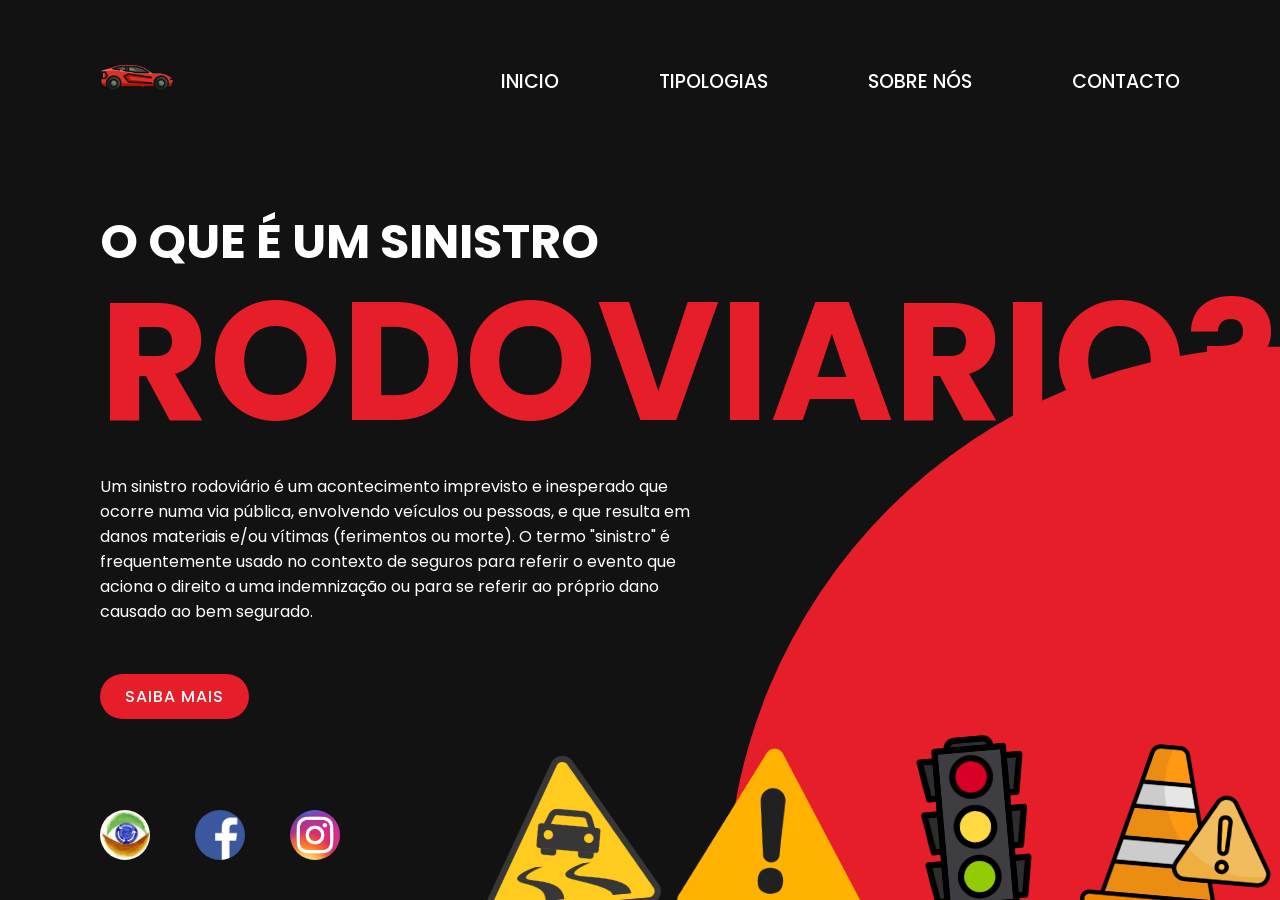
<file: gare/index.html>
<!DOCTYPE html>
<html lang="en">
<head>
    <meta charset="UTF-8">
    <meta http-equiv="X-UA-Compatible" content="IE=edge">
    <meta name="viewport" content="width=device-width, initial-scale=1.0">
    <link rel="stylesheet" href="index.css">
    <link rel="shortcut icon" href="imgs/sport-car.png" type="image/x-icon">
    <title>Gare VTM</title>
</head>
<body>
    <section>
        <div class="circle"></div>
        <header>
            <a href="index.html"><img src="imgs/sport-car.png" width="50%" class="logo"></a>
            <nav class="navegation">
                <ul>
                    <li><a href="index.html">INICIO</a></li>
                    <li><a href="sbmais.html">TIPOLOGIAS</a></li>
                    <li><a href="#">SOBRE NÓS</a></li>
                    <li><a href="#">CONTACTO</a></li>
                </ul>
            </nav>
        </header>
        <div class="content">
            <div class="text">
                <h2>O QUE É UM SINISTRO <br><span>RODOVIARIO?</span></h2>
                <p>Um sinistro rodoviário é um acontecimento imprevisto e inesperado que ocorre numa via pública, envolvendo veículos ou pessoas, e que resulta em danos materiais e/ou vítimas (ferimentos ou morte). O termo "sinistro" é frequentemente usado no contexto de seguros para referir o evento que aciona o direito a uma indemnização ou para se referir ao próprio dano causado ao bem segurado. </p>
                <a href="sbmais.html">SAIBA MAIS</a>
            </div>
        </div>

        <!-- Ícones sociais -->
        <ul class="icons">
            <li><a href="https://gare.pt/" class="gare" target="_blank"></a></li>
            <li><a href="https://www.facebook.com/AssociacaoGARE/" class="facebook" target="_blank"></a></li>
            <li><a href="https://www.instagram.com/gare_evora/" class="instagram" target="_blank"></a></li>
        </ul>

        <div class="boxImg">
            <img src="imgs/slippery-sign.png" alt="" class="img1">
            <img src="imgs/warning-sign.png" alt="" class="img2">
            <img src="imgs/traffic-light.png" alt="" class="img3">
            <img src="imgs/safety-cone.png" alt="" class="img4">
        </div>
    </section>
</body>
</html>
</file>
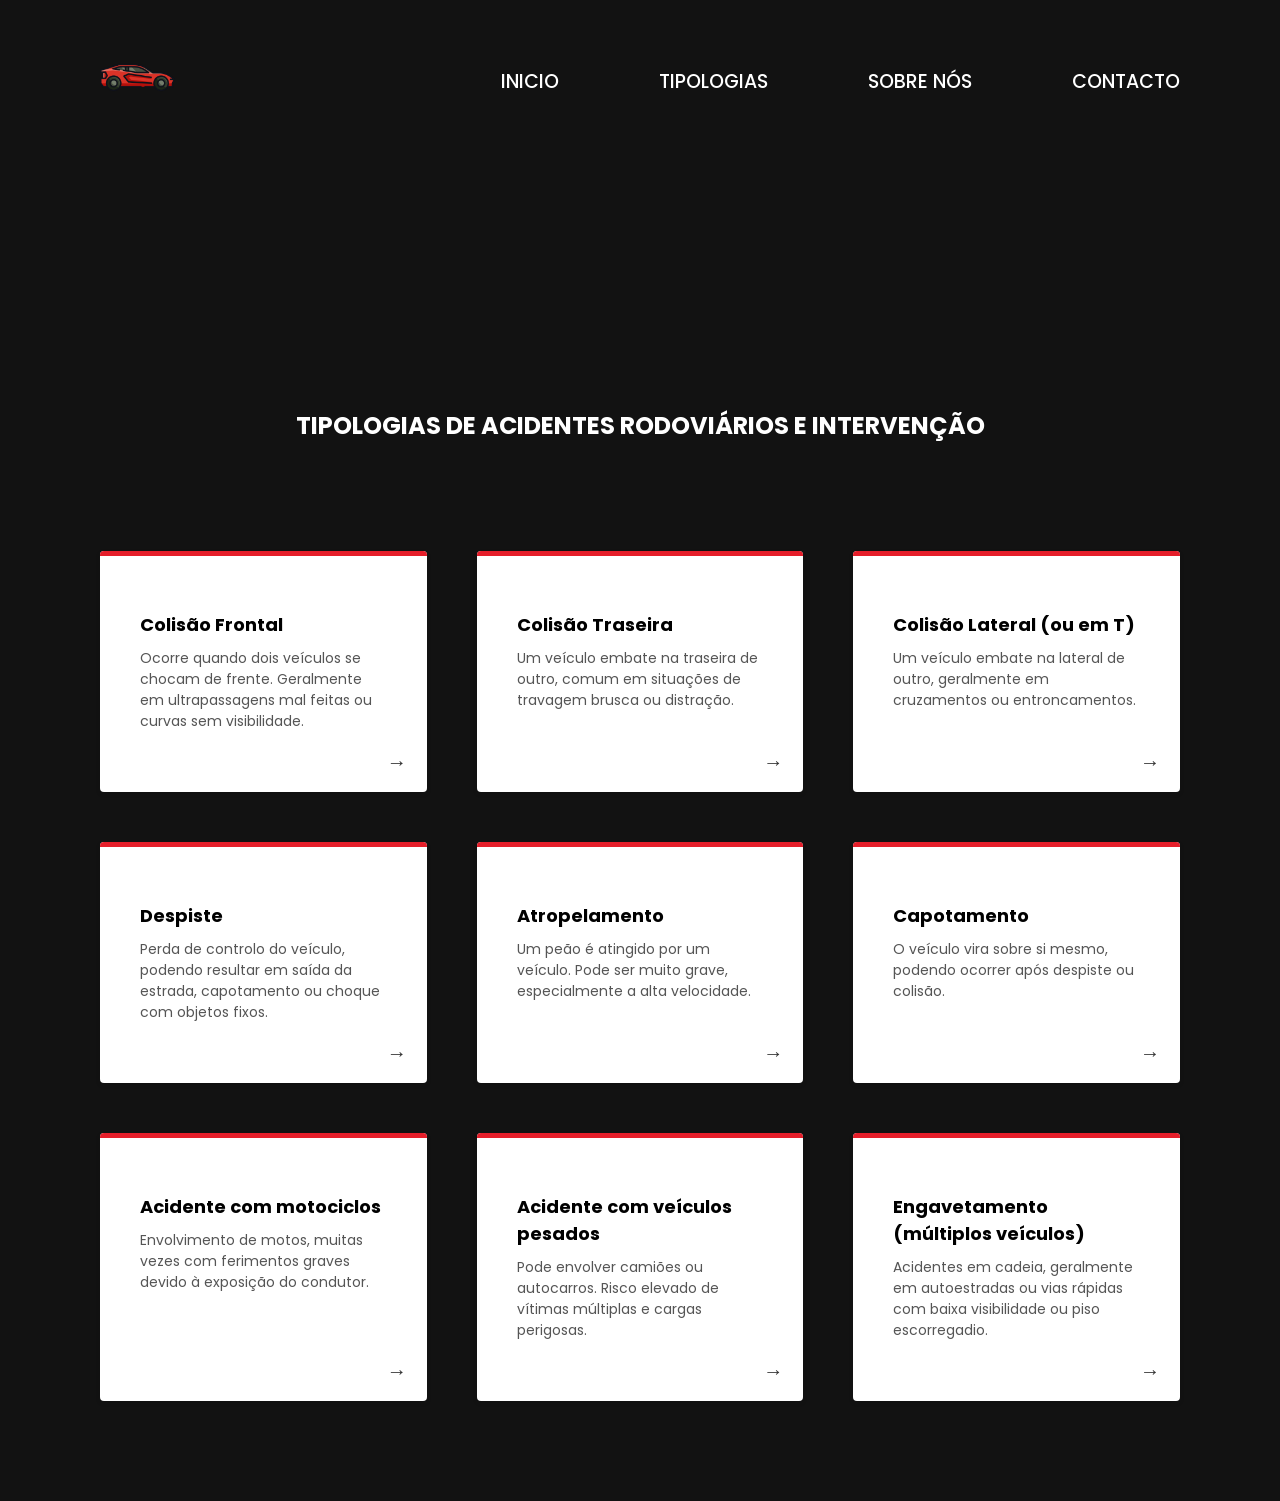
<file: gare/sbmais.html>
<!DOCTYPE html>
<html lang="en">
<head>
    <meta charset="UTF-8">
    <meta name="viewport" content="width=device-width, initial-scale=1.0">
    <link rel="stylesheet" href="index.css">
    <link rel="shortcut icon" href="imgs/sport-car.png" type="image/x-icon">
    <title>Gare VTM</title>
</head>
<body>
  <section class="sec">
        <header>
            <a href="index.html"><img src="imgs/sport-car.png" width="50%" class="logo"></a>
            <nav class="navegation">
                <ul>
                    <li><a href="index.html">INICIO</a></li>
                    <li><a href="sbmais.html">TIPOLOGIAS</a></li>
                    <li><a href="#">SOBRE NÓS</a></li>
                    <li><a href="#">CONTACTO</a></li>
                </ul>
            </nav>
        </header>
  </section>
  <section>
    <h1 class="hsb">TIPOLOGIAS DE ACIDENTES RODOVIÁRIOS E INTERVENÇÃO</h1>
  <div class="grid">
    <div class="card">
      <h3>Colisão Frontal</h3>
      <p>Ocorre quando dois veículos se chocam de frente. Geralmente em ultrapassagens mal feitas ou curvas sem visibilidade.</p>
      <span class="arrow">→</span>
    </div>
    <div class="card">
      <h3>Colisão Traseira</h3>
      <p>Um veículo embate na traseira de outro, comum em situações de travagem brusca ou distração.</p>
      <span class="arrow">→</span>
    </div>
    <div class="card">
      <h3>Colisão Lateral (ou em T)</h3>
      <p>Um veículo embate na lateral de outro, geralmente em cruzamentos ou entroncamentos.</p>
      <span class="arrow">→</span>
    </div>
    <div class="card">
      <h3>Despiste</h3>
      <p>Perda de controlo do veículo, podendo resultar em saída da estrada, capotamento ou choque com objetos fixos.</p>
      <span class="arrow">→</span>
    </div>
    <div class="card">
      <h3>Atropelamento</h3>
      <p>Um peão é atingido por um veículo. Pode ser muito grave, especialmente a alta velocidade.</p>
      <span class="arrow">→</span>
    </div>
    <div class="card">
      <h3>Capotamento</h3>
      <p>O veículo vira sobre si mesmo, podendo ocorrer após despiste ou colisão.</p>
      <span class="arrow">→</span>
    </div>
    <div class="card">
      <h3>Acidente com motociclos</h3>
      <p>Envolvimento de motos, muitas vezes com ferimentos graves devido à exposição do condutor.</p>
      <span class="arrow">→</span>
    </div>
    <div class="card">
      <h3>Acidente com veículos pesados</h3>
      <p>Pode envolver camiões ou autocarros. Risco elevado de vítimas múltiplas e cargas perigosas.</p>
      <span class="arrow">→</span>
    </div>
    <div class="card">
      <h3>Engavetamento (múltiplos veículos)</h3>
      <p>Acidentes em cadeia, geralmente em autoestradas ou vias rápidas com baixa visibilidade ou piso escorregadio.</p>
      <span class="arrow">→</span>
    </div>
  </div>
</section>
</body>
</html>
</file>
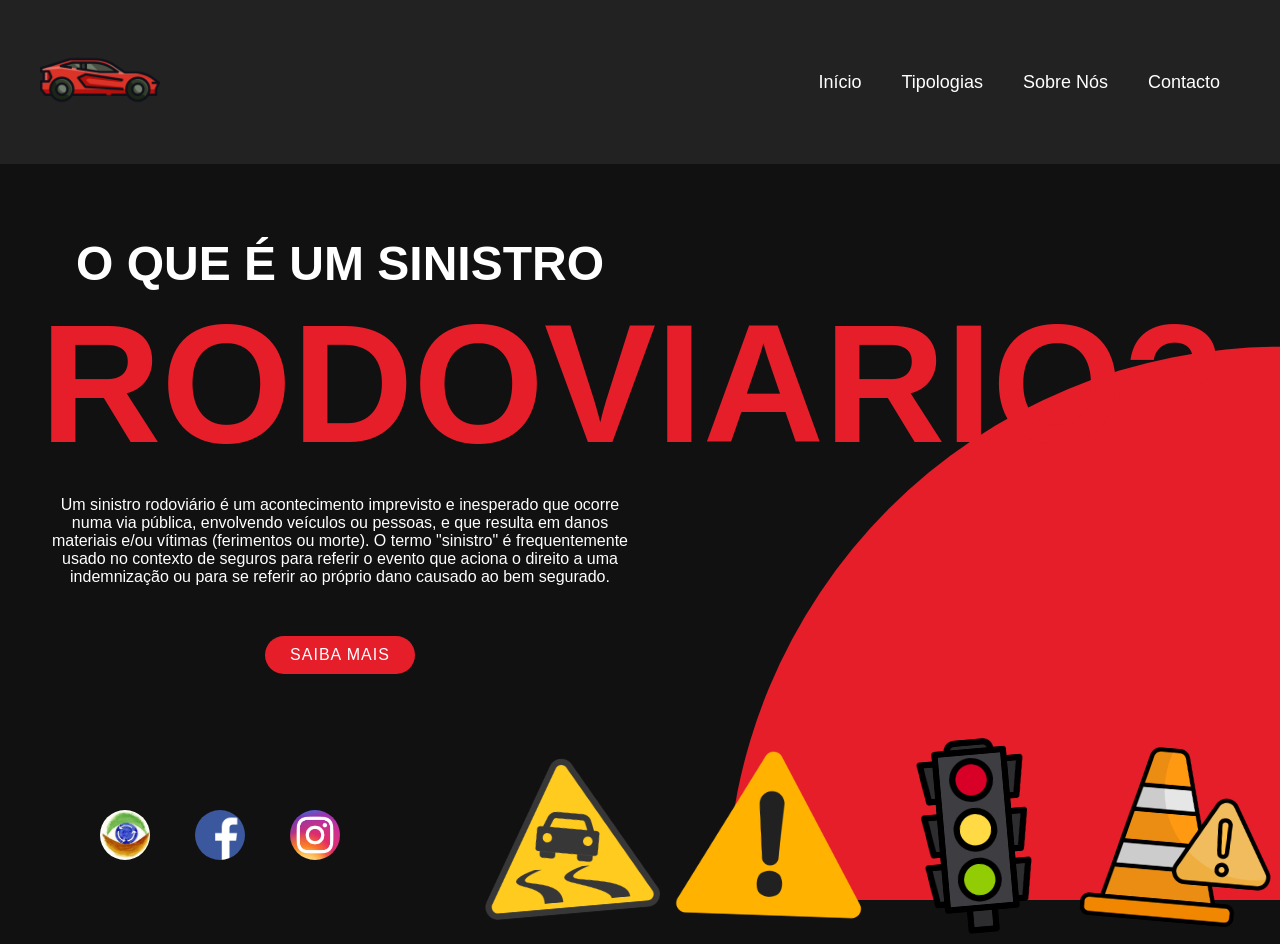
<file: testes/h.html>
<!DOCTYPE html>
<html lang="pt">
<head>
  <meta charset="UTF-8">
  <meta name="viewport" content="width=device-width, initial-scale=1.0">
  <link rel="stylesheet" href="h.css">
  <link rel="shortcut icon" href="imgs/sport-car.png" type="image/x-icon">
  <title>Gare VTM</title>
</head>
<body>
  <div class="circle"></div>
  <header>
    <a href="h.html"><img src="imgs/sport-car.png" class="logo"></a>

    <!-- Botão menu -->
    <span class="menu-btn">☰</span> 

    <nav class="navegation">
      <ul>
        <li><a href="#">Início</a></li> 

        <!-- Exemplo com submenu -->
        <li class="has-submenu">
          <a href="t.html">Tipologias</a>
          <ul class="submenu">
            <li><a href="h.html">Colisão Frontal</a></li>
            <li><a href="#">Colisão Traseira</a></li> ola
            <li><a href="#">Despiste</a></li>
            <li><a href="#">Atropelamento</a></li>
          </ul>
        </li>

        <li><a href="#">Sobre Nós</a></li>
        <li><a href="#">Contacto</a></li>
      </ul>
    </nav>
  </header>

  <main style="padding:40px; text-align:center;">
    <div class="content">
            <div class="text">
                <h2>O QUE É UM SINISTRO <br><span>RODOVIARIO?</span></h2>
                <p>Um sinistro rodoviário é um acontecimento imprevisto e inesperado que ocorre numa via pública, envolvendo veículos ou pessoas, e que resulta em danos materiais e/ou vítimas (ferimentos ou morte). O termo "sinistro" é frequentemente usado no contexto de seguros para referir o evento que aciona o direito a uma indemnização ou para se referir ao próprio dano causado ao bem segurado. </p>
                <a href="t.html">SAIBA MAIS</a>
            </div>
        </div>

        <!-- Ícones sociais -->
        <ul class="icons">
            <li><a href="https://gare.pt/" class="gare" target="_blank"></a></li>
            <li><a href="https://www.facebook.com/AssociacaoGARE/" class="facebook" target="_blank"></a></li>
            <li><a href="https://w  ww.instagram.com/gare_evora/" class="instagram" target="_blank"></a></li>
        </ul>

        <div class="boxImg">
            <img src="imgs/slippery-sign.png" alt="" class="img1">
            <img src="imgs/warning-sign.png" alt="" class="img2">
            <img src="imgs/traffic-light.png" alt="" class="img3">
            <img src="imgs/safety-cone.png" alt="" class="img4">
        </div>
  </main>

  <script>
    const btn = document.querySelector('.menu-btn');
    const menu = document.querySelector('.navegation ul');
    const submenus = document.querySelectorAll('.has-submenu');

    // abrir/fechar menu principal
    btn.addEventListener('click', () => {
      menu.classList.toggle('show');
    });

    // abrir/fechar submenus no mobile
   submenus.forEach(item => {
  item.addEventListener('click', (e) => {
    if (window.innerWidth <= 768) {
      e.preventDefault();
      item.classList.toggle('open');
    }
  });
  });
  </script>
</body>
</html>
</file>
<file: gare/index.css>
@import url('https://fonts.googleapis.com/css2?family=Poppins:wght@200;300;400;500;600;700;800;900&display=swap');

*{
    margin: 0;
    padding: 0;
    box-sizing: border-box;
    font-family: 'Poppins', sans-serif;
}
h1{
    text-align: center;
    color: #fff;
}
section {
  position: relative;
  width: 100%;
  min-height: 100vh;
  padding: 100px;
  background: #121212;
  overflow: hidden;
}

/* aplica flex só no primeiro section */
section:first-of-type {
  display: flex;
  justify-content: space-between;
  align-items: center;
}

.circle{
    position: absolute;
    top: 0;
    left: 0;
    width: 100%;
    height: 100%;
    background: #e51e2a;
    clip-path: circle(50% at bottom right);
}
header{
    position: absolute;
    top: 0;
    left: 0;
    width: 100%;
    padding: 40px 100px;
    display: flex;
    align-items: center;
    justify-content: space-between;
}
header .logo{
    position: relative;
    max-width: 150px;
}
header .navegation ul{
    position: relative;
    display: flex;
}
header .navegation img{
    margin-left: -140%;
}
header .navegation li{
    list-style: none;
}
header .navegation li a{
    display: inline-block;
    color: #fff;
    font-weight: 500;
    text-decoration: none;
    font-size: 19px;
    margin-left: 100px;
}
.content{
    position: relative;
    width: 100%;
    display: flex;
    align-items: center;
    justify-content: space-between;
}
.content .text{
    position: relative;
    max-width: 600px;
    margin-right: 20px;
}
.content .text h2{
    color: #fff;
    font-size: 3em;
    margin-bottom: 10px;
    line-height: 2.5em;
    font-weight: 700;
}
.content .text h2 span{
    font-size: 3.5em;
    color: #e51e2a;
}
.content .text p{
    color: #fff;
}
.content .text a{
    display: inline-block;
    margin-top: 50px;
    padding: 10px 25px;
    background: #e51e2a;
    color: #fff;
    font-weight: 500;
    letter-spacing: 1px;
    text-decoration: none;
    border-radius: 40px;
    transition: 0.3s ease-in-out;
}
.content .text a:hover{
    transform: translateY(-10px);
}

.icons{
    position: absolute;
    bottom: 40px;
    left: 100px;
    display: flex;
    gap: 45px;
}
.icons li{ list-style: none; }

.icons li a{
    display: block;
    width: 50px;
    height: 50px;
    border-radius: 50%;
    background-color: #222;   
    background-size: cover;
    background-position: center;
    background-repeat: no-repeat;
    transition: transform .3s ease-in-out, box-shadow .3s ease-in-out;
}
.icons li a:hover{
    transform: translateY(-10px);
    box-shadow: 0 0 0 3px #e51e2a inset;
}

.gare  { background-image: url("imgs/gare.jpeg"); }
.facebook   { background-image: url("imgs/Facebook_logo.png"); }
.instagram { background-image: url("imgs/Instagram_icon.png"); }


.boxImg{
    position: absolute;
    right: 0;
    bottom: -40px;
}
.boxImg img{
    width: 200px;
}
.boxImg .img1{ transform: rotate(-5deg); }
.boxImg .img2{ transform: rotate(2deg); }
.boxImg .img3{ transform: rotate(-5deg); }
.boxImg .img4{ transform: rotate(5deg); }


.grid {
  display: grid;
  grid-template-columns: repeat(3, 1fr);
  gap: 50px;
  max-width: 1200px;
  margin: 0 auto; /* centraliza */
  margin-top: 10%;
}

    .card {
      background: white;
      border-radius: 4px;
      box-shadow: 0 2px 5px rgba(0,0,0,0.1);
      padding: 40px;
      position: relative;
      transition: transform 0.2s ease;
    }

    .card:hover {
      transform: translateY(-5px);
    }

    .card::before {
      content: "";
      display: block;
      height: 5px;
      background: #e51e2a; 
      position: absolute;
      top: 0;
      left: 0;
      right: 0;
      border-radius: 4px 4px 0 0;
    }

    .card h3 {
      margin: 20px 0 10px;
      font-size: 18px;
      font-weight: bold;
    }

    .card p {
      font-size: 14px;
      color: #555;
      margin-bottom: 20px;
    }

    .arrow {
      font-size: 20px;
      font-weight: bold;
      color: #333;
      position: absolute;
      bottom: 15px;
      right: 20px;
    }
    h1{
    margin-top: 10%;
    }

    .sec{
        min-height: auto; 
        height: auto;
        display: flex;
        justify-content: space-between;
        align-items: center;
    }
</file>
<file: testes/h.css>
/* RESET */
* {
  margin: 0;
  padding: 0;
  box-sizing: border-box;
}

body {
  font-family: Arial, sans-serif;
  background: #111;
  color: #fff;
}

header {
  width: 100%;
  padding: 20px 40px;
  display: flex;
  justify-content: space-between;
  align-items: center;
  background: #222;
  position: relative;
}

.logo {
  max-width: 120px;
}

nav ul {
  display: flex;
  list-style: none;
}

nav ul li {
  position: relative;
}

nav ul li a {
  text-decoration: none;
  color: #fff;
  margin: 0 20px;
  font-size: 18px;
  transition: color 0.3s;
}

nav ul li a:hover {
  color: #f39c12;
}

/* Botão hamburger */
.menu-btn {
  font-size: 28px;
  cursor: pointer;
  display: none;
  color: #fff;
}

/* Submenu (desktop) */
.submenu {
  display: none;
  position: absolute;
  top: 40px;
  left: 0;
  background: #333;
  flex-direction: column;
  min-width: 180px;
  border-radius: 5px;
  overflow: hidden;
  z-index: 999;
}

.submenu li a {
  padding: 10px 15px;
  font-size: 16px;
  display: block;
}

.has-submenu:hover .submenu {
  display: flex;
}

/* RESPONSIVO */
@media (max-width: 768px) {
  header {
    padding: 20px;
  }

  .menu-btn {
    display: block;
    z-index: 1000;
  }

  nav ul {
    display: none;
    flex-direction: column;
    background: #222;
    position: absolute;
    top: 70px;
    right: 0;
    width: 220px;
    padding: 10px 0;
    border-radius: 5px;
  }

  nav ul.show {
    display: flex;
  }

  nav ul li {
    border-bottom: 1px solid #333;
  }

  nav ul li a {
    margin: 0;
    padding: 12px 20px;
    display: block;
    font-size: 16px;
  }

  /* Submenus no mobile (acordeão) */
  .submenu {
    position: static;
    background: #333;
    display: none;
    flex-direction: column;
  }

  .submenu li a {
    padding-left: 40px;
    font-size: 14px;
  }

  .has-submenu > a::after {
    content: " ▼";
    font-size: 12px;
  }

  .has-submenu.open > a::after {
    content: " ▲";
  }

  .has-submenu.open .submenu {
    display: flex;
  }
}

/* ===== RESTO DO TEU CSS ===== */
.circle{
  position: absolute;
  top: 0;
  left: 0;
  width: 100%;
  height: 100%;
  background: #e51e2a;
  clip-path: circle(50% at bottom right);
}
.icons{
  position: absolute;
  bottom: 40px;
  left: 100px;
  display: flex;
  gap: 45px;
}
.icons li{ list-style: none; }

.icons li a{
  display: block;
  width: 50px;
  height: 50px;
  border-radius: 50%;
  background-color: #222;   
  background-size: cover;
  background-position: center;
  background-repeat: no-repeat;
  transition: transform .3s ease-in-out, box-shadow .3s ease-in-out;
}
.icons li a:hover{
  transform: translateY(-10px);
  box-shadow: 0 0 0 3px #e51e2a inset;
}
.gare  { background-image: url("imgs/gare.jpeg"); }
.facebook   { background-image: url("imgs/Facebook_logo.png"); }
.instagram { background-image: url("imgs/Instagram_icon.png"); }

.boxImg{
  position: absolute;
  right: 0;
  bottom: -40px;
}
.boxImg img{
  width: 200px;
}
.boxImg .img1{ transform: rotate(-5deg); }
.boxImg .img2{ transform: rotate(2deg); }
.boxImg .img3{ transform: rotate(-5deg); }
.boxImg .img4{ transform: rotate(5deg); }

.content{
  position: relative;
  width: 100%;
  display: flex;
  align-items: center;
  justify-content: space-between;
}
.content .text{
  position: relative;
  max-width: 600px;
  margin-right: 20px;
}
.content .text h2{
  color: #fff;
  font-size: 3em;
  margin-bottom: 10px;
  line-height: 2.5em;
  font-weight: 700;
}
.content .text h2 span{
  font-size: 3.5em;
  color: #e51e2a;
}
.content .text p{
  color: #fff;
}
.content .text a{
  display: inline-block;
  margin-top: 50px;
  padding: 10px 25px;
  background: #e51e2a;
  color: #fff;
  font-weight: 500;
  letter-spacing: 1px;
  text-decoration: none;
  border-radius: 40px;
  transition: 0.3s ease-in-out;
}
.content .text a:hover{
  transform: translateY(-10px);
}
</file>
